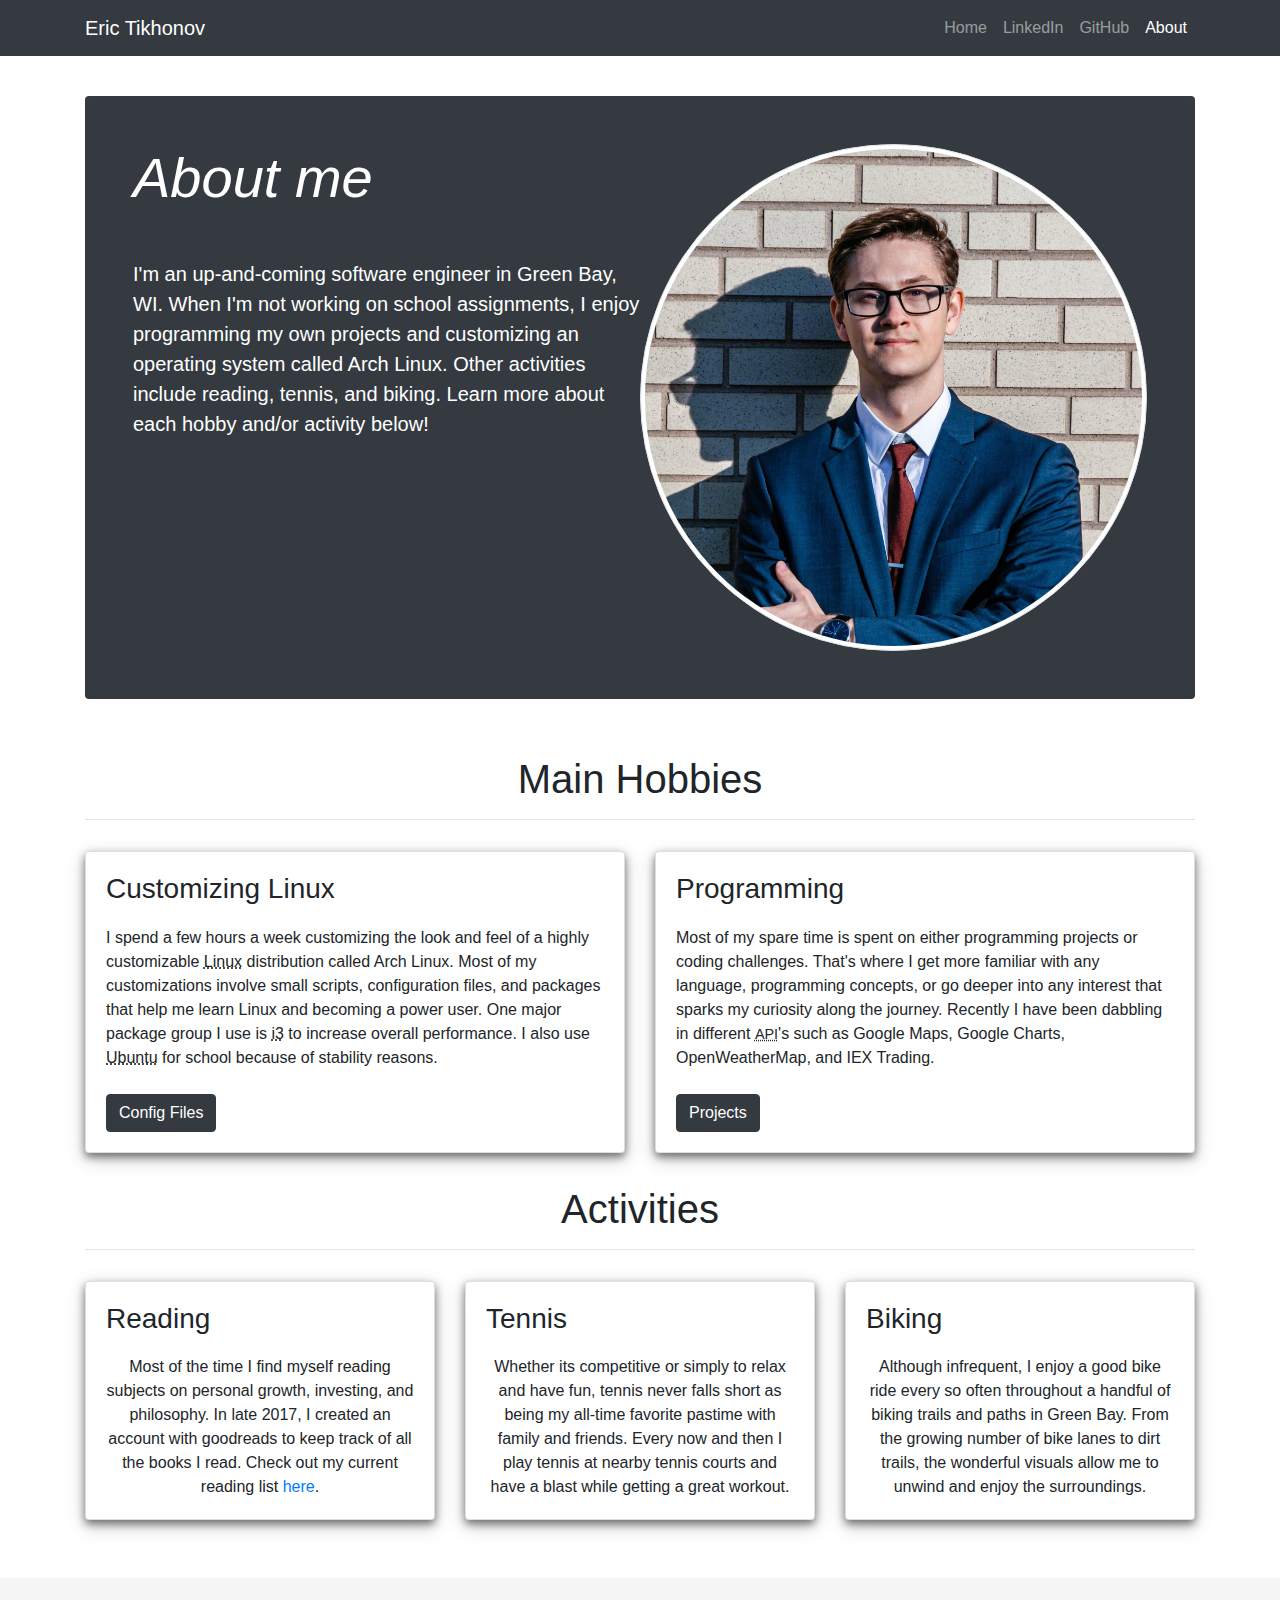
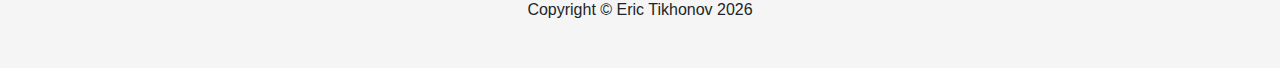
<file: about.html>
<!DOCTYPE html>

<head>
    <meta http-equiv="Content-Type" content="text/html; charset=UTF-8">
    <meta http-equiv="X-UA-Compatible" content="IE=edge">
    <meta name="viewport" content="width=device-width, initial-scale=1">

    <link rel="icon" href="assets/favicon.ico">
    <title>About | Eric Tikhonov, UWGB CS '20</title>
    <meta name="description" content="erictik.com is home to Eric Tikhonov&#39;s software, portfolio, and more.">

    <!-- jQuery JS -->
    <script src="https://code.jquery.com/jquery-3.2.1.slim.min.js" integrity="sha384-KJ3o2DKtIkvYIK3UENzmM7KCkRr/rE9/Qpg6aAZGJwFDMVNA/GpGFF93hXpG5KkN"
        crossorigin="anonymous"></script>
    <!-- Popper JS -->
    <script src="https://cdnjs.cloudflare.com/ajax/libs/popper.js/1.12.9/umd/popper.min.js" integrity="sha384-ApNbgh9B+Y1QKtv3Rn7W3mgPxhU9K/ScQsAP7hUibX39j7fakFPskvXusvfa0b4Q"
        crossorigin="anonymous"></script>
    <!-- Bootstrap JS -->
    <script src="https://maxcdn.bootstrapcdn.com/bootstrap/4.0.0/js/bootstrap.min.js" integrity="sha384-JZR6Spejh4U02d8jOt6vLEHfe/JQGiRRSQQxSfFWpi1MquVdAyjUar5+76PVCmYl"
        crossorigin="anonymous"></script>
    <!-- Bootstrap CSS -->
    <link rel="stylesheet" href="https://maxcdn.bootstrapcdn.com/bootstrap/4.0.0/css/bootstrap.min.css" integrity="sha384-Gn5384xqQ1aoWXA+058RXPxPg6fy4IWvTNh0E263XmFcJlSAwiGgFAW/dAiS6JXm"
        crossorigin="anonymous">
    <!-- Font Awesome -->
    <link rel="stylesheet" href="https://use.fontawesome.com/releases/v5.2.0/css/all.css" integrity="sha384-hWVjflwFxL6sNzntih27bfxkr27PmbbK/iSvJ+a4+0owXq79v+lsFkW54bOGbiDQ"
        crossorigin="anonymous">
    <!-- Custom CSS -->
    <link rel="stylesheet" href="style.css">
    <!-- Custom JS -->
    <script src="webportfolio.js"></script>
</head>

<body>
    <nav class="navbar navbar-expand-lg navbar-dark bg-dark fixed-top justify-content-between">
        <div class="container">
            <a class="navbar-brand" href="/">Eric Tikhonov</a>
            <button class="navbar-toggler" type="button" data-target="#mynavbar" data-toggle="collapse" aria-controls="mynavbar" aria-expanded="false"
                aria-label="Toggle navigation">
                <span class="navbar-toggler-icon"></span>
            </button>
            <div class="collapse navbar-collapse" id="mynavbar">
                <ul class="navbar-nav ml-auto">
                    <li class="nav-item">
                        <a class="nav-link" href="/">
                            Home
                        </a>
                    </li>
                    <li class="nav-item">
                        <a class="nav-link" target="_blank" href="https://linkedin.com/in/eric-tikhonov">
                            LinkedIn
                        </a>
                    </li>
                    <li class="nav-item">
<a class="nav-link" target="_blank" href="https://github.com/eptikhonov/">
                            GitHub
                        </a>
                    </li>
<li class="nav-item active">
                        <a class="nav-link" href="/about.html">
                            About
                        </a>
                    </li>
                    <!--
                    <li class="nav-item dropdown">
                        <a class="nav-link dropdown-toggle" href="" role="button" data-toggle="dropdown" aria-haspopup="true" aria-expanded="false">
                            More
                        </a>
                        <div class="dropdown-menu">
                            <a class="dropdown-item" href="#">Lorem Ipsum</a>
                            <a class="dropdown-item" href="#">Lorem Ipsum</a>
                        </div>
                    </li>
                    -->
                </ul>
            </div>
        </div>
    </nav>
    <br>
    <br>
    <br>
    <div class="container">
        <br>
        <div class="jumbotron p-3 p-md-5 text-white rounded bg-dark">
            <div class="jumbotronContent row">
                <div class="col-md-6 px-0">
                    <h1 class="display-4 font-italic">About me</h1>
                    <br>
                    <p class="lead my-3">I'm an up-and-coming software engineer in Green Bay, WI. When I'm not working on school assignments,
                        I enjoy programming my own projects and customizing an operating system called Arch Linux. Other activities
                        include reading, tennis, and biking. Learn more about each hobby and/or activity below!</p>
                    </p>
                </div>
                <div class="test col-md-6 px-0">
                    <img src="assets/eric-tikhonov-picture.jpg" class="test rounded-circle img-thumbnail img-fluid card-img-right flex-auto d-none d-md-block"
                        data-toggle="tooltip" data-placement="right" title="Hey, I'm Eric!">
                </div>
            </div>
        </div>
        <br>
        <h1 class="page-header centered">
            Main Hobbies
        </h1>
        <hr>
        <div class="row mb-2">
            <div class="col-md-6">
                <div class="card flex-md-row mb-6">
                    <div class="card-body d-flex flex-column align-items-start">
                        <h3 class="mb-0">
                            Customizing Linux
                        </h3>
                        <p class="card-text mb-auto">I spend a few hours a week customizing the look and feel of a highly customizable
                            <abbr data-toggle="tooltip" data-placement="top" title="an open-source operating system">Linux</abbr>
                            distribution called Arch Linux. Most of my customizations involve small scripts, configuration files, and packages that help
                            me learn Linux and becoming a power user. One major package group I use is
                            <abbr data-toggle="tooltip" data-placement="top" title="a tiling window manager">i3</abbr>
                            to increase overall performance. I also use
                            <abbr data-toggle="tooltip" data-placement="top" title="a Linux distribution">Ubuntu</abbr>
                            for school because of stability reasons.</p>
                        <br>
                        <a href="https://github.com/eptikhonov/dotfiles" class="btn btn-dark" target="_blank">Config Files</a>
                    </div>
                    <!--<
                        img class="gif card-img-right flex-auto d-none d-lg-block rounded" alt="" style="width: 200px; height: 250px;" src="assets/archlinux.png"
                        data-holder-rendered="true">
                        -->
                </div>
            </div>
            <div class="col-md-6">
                <div class="card flex-md-row mb-6 box-shadow h-md-250">
                    <div class="card-body d-flex flex-column align-items-start">
                        <h3 class="mb-0">
                            Programming
                        </h3>
                        <p class="card-text mb-auto">Most of my spare time is spent on either programming projects or coding challenges. That's where
                            I get more familiar with any language, programming concepts, or go deeper into any interest that
                            sparks my curiosity along the journey. Recently I have been dabbling in different
                            <abbr class="initialism" data-toggle="tooltip" data-placement="top" title="Application Programming Interface">API</abbr>'s such as Google Maps, Google Charts, OpenWeatherMap, and IEX Trading.
                        </p>
                        <br>
                        <a href="https://github.com/eptikhonov" class="btn btn-dark" target="_blank">Projects</a>
                    </div>
                    <!--
                    <img class="card-img-right flex-auto d-none d-lg-block rounded" alt="" src="assets/programming.jpg" data-holder-rendered="true"
                        style="width: 200px; height: 250px;">
                    -->
                </div>
            </div>
        </div>
        <br>
        <h1 class="page-header centered">
            Activities
        </h1>
        <hr>
        <div class="row">
            <div class="col-sm-4 centered">
                <div class="card flex-md-row mb-4 box-shadow h-md-250">
                    <div class="card-body d-flex flex-column align-items-start">
                        <h3 class="mb-0">
                            Reading
                        </h3>
                        <p class="card-text mb-auto">Most of the time I find myself reading subjects on personal growth, investing, and philosophy. In
                            late 2017, I created an account with goodreads to keep track of all the books I read. Check out
                            my current reading list
                            <a href="https://www.goodreads.com/review/list/73124436-eric-tikhonov?shelf=currently-reading" target="_blank">here</a>.</p>
                    </div>
                </div>
            </div>
            <div class="col-sm-4 centered">
                <div class="card flex-md-row mb-4 box-shadow h-md-250">
                    <div class="card-body d-flex flex-column align-items-start">
                        <h3 class="mb-0">
                            Tennis
                        </h3>
                        <p class="card-text mb-auto">Whether its competitive or simply to relax and have fun, tennis never falls short as being my all-time
                            favorite pastime with family and friends. Every now and then I play tennis at nearby tennis courts
                            and have a blast while getting a great workout.
                        </p>
                    </div>
                </div>
            </div>
            <div class="col-sm-4 centered">
                <div class="card flex-md-row mb-4 box-shadow h-md-250">
                    <div class="card-body d-flex flex-column align-items-start">
                        <h3 class="mb-0">
                            Biking
                        </h3>
                        <p class="card-text mb-auto">Although infrequent, I enjoy a good bike ride every so often throughout a handful of biking trails
                            and paths in Green Bay. From the growing number of bike lanes to dirt trails, the wonderful visuals
                            allow me to unwind and enjoy the surroundings.</p>
                    </div>
                </div>
            </div>
        </div>
    </div>
    <br>
    <div class="footer fixed-bottom container-fluid">
        <div class="container">
            <p class="centered">
                Copyright © Eric Tikhonov
                <script>
                    document.write(new Date().getFullYear())
                </script>
                <br> &nbsp;
                <a href="mailto:erictikhonov@outlook.com" target="_top">
                    <span class="sr-only">Email</span>
                    <span class="fa fa-envelope text-primary" data-toggle="tooltip" data-placement="top" title="Mail"></span>
                </a>
                &nbsp; &nbsp;
                <a href="https://linkedin.com/in/eric-tikhonov" target="_blank">
                    <span class="sr-only">LinkedIn</span>
                    <span class="fab fa-linkedin text-primary" data-toggle="tooltip" data-placement="top" title="LinkedIn"></span>
                </a>
                &nbsp; &nbsp;
                <a href="https://github.com/eptikhonov" target="_blank">
                    <span class="sr-only">GitHub</span>
                    <span class="fab fa-github text-primary" data-toggle="tooltip" data-placement="top" title="GitHub"></span>
            </p>
        </div>
    </div>

</body>

</html>
</file>
<file: style.css>
.centered {
    text-align: center;
}

.img-centered {
    margin: auto;
}

html {
    position: relative;
    min-height: 100%;
}

body {
    margin-bottom: 100px;
}

a,
a:active,
a:visited
a:hover {
    text-decoration: none;
}

.footer {
    position: absolute;
    bottom: 0;
    width: 100%;
    height: 90px;
    background-color: #f5f5f5;
}

.container p {
    margin: 20px 0;
    font-weight: 20px;
    font-style: normal;
}

.footer>.container {
    padding-right: 15px;
    padding-left: 15px;
}

.form-control {
    width: 600px;
    background: transparent;
    border: none;
    outline: none;
    color: #000;
    font-size: 18px;
    margin-bottom: 16px;
}

.gif {
    position: relative;
    float: left;
    width: 100%;
    height: 200px;
    background-position: 50% 50%;
    background-repeat: no-repeat;
    background-size: cover;
}

.card {
    margin-top: 15px;
    box-shadow: 0 4px 8px 0 rgba(0, 0, 0, 0.5), 0 6px 20px 0 rgba(0, 0, 0, 0.19);
}

.card:hover {
    -moz-box-shadow: 0 1px 5px 0 rgba(0, 0, 0, 0.8), 0 6px 20px 0 rgba(0, 0, 0, 0.19);
    -webkit-box-shadow: 1px 1px 5px rgba(0, 0, 0, 0.8), 0 6px 20px 0 rgba(0, 0, 0, 0.19);
    box-shadow: 0 4px 8px 0 rgba(0, 0, 0, 0.8), 0 6px 20px 0 rgba(0, 0, 0, 0.19);
    -webkit-transition: all .2s ease;
    transition: all .2s ease;
}

.dropdown-menu {
    right: 0;
    left: auto;
    text-align: center;
}

.btn-primary,
.btn-primary:active,
.btn-primary:visited {
    background-color: #31708f !important;
}

.btn-primary:hover {
    background-color: #245269 !important;
}

.text-primary,
.text-primary:active,
.text-primary:visited {
    color: #31708f !important;
}

.text-primary:hover {
    color: #245269 !important;
}

.jumbotronContent {
    padding-right: 15px;
    padding-left: 15px;
}

.lead {
    font-weight: 400;
}

/* bootstrap navbar color #212529 */
</file>
